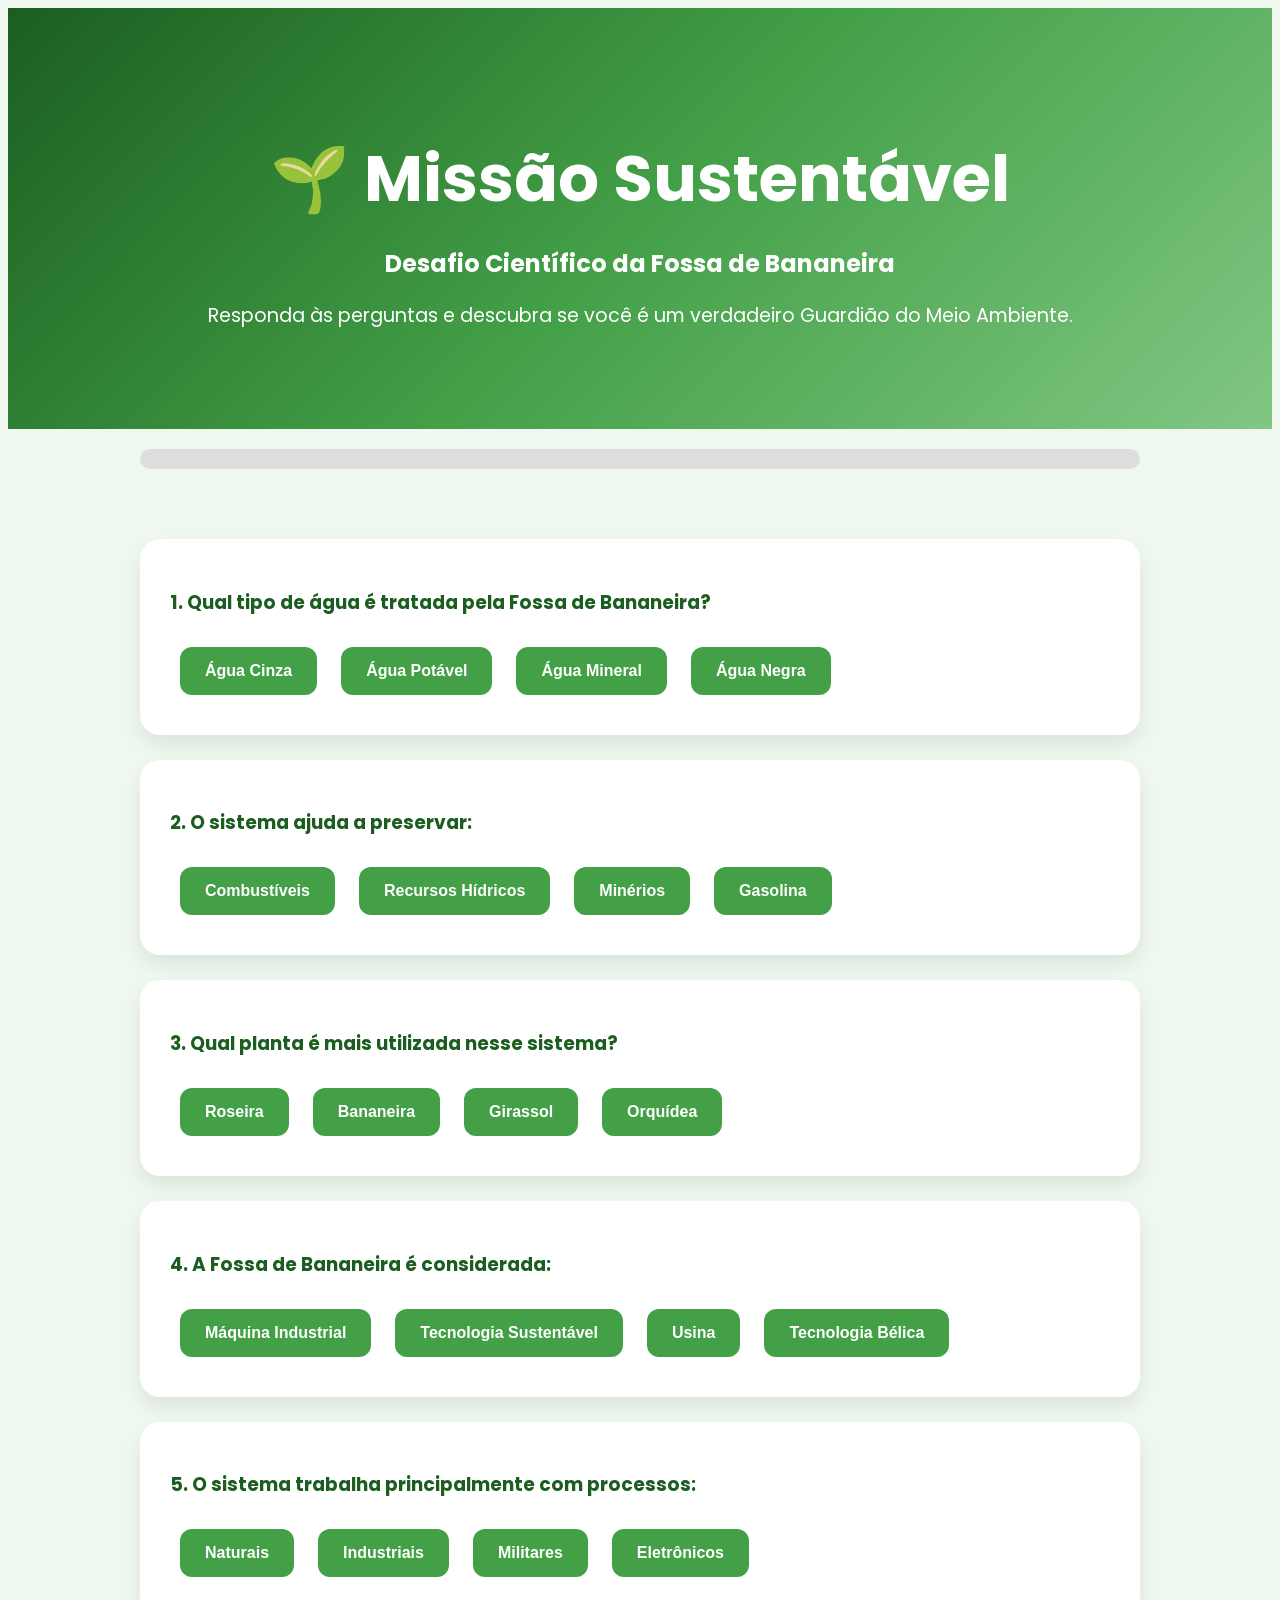
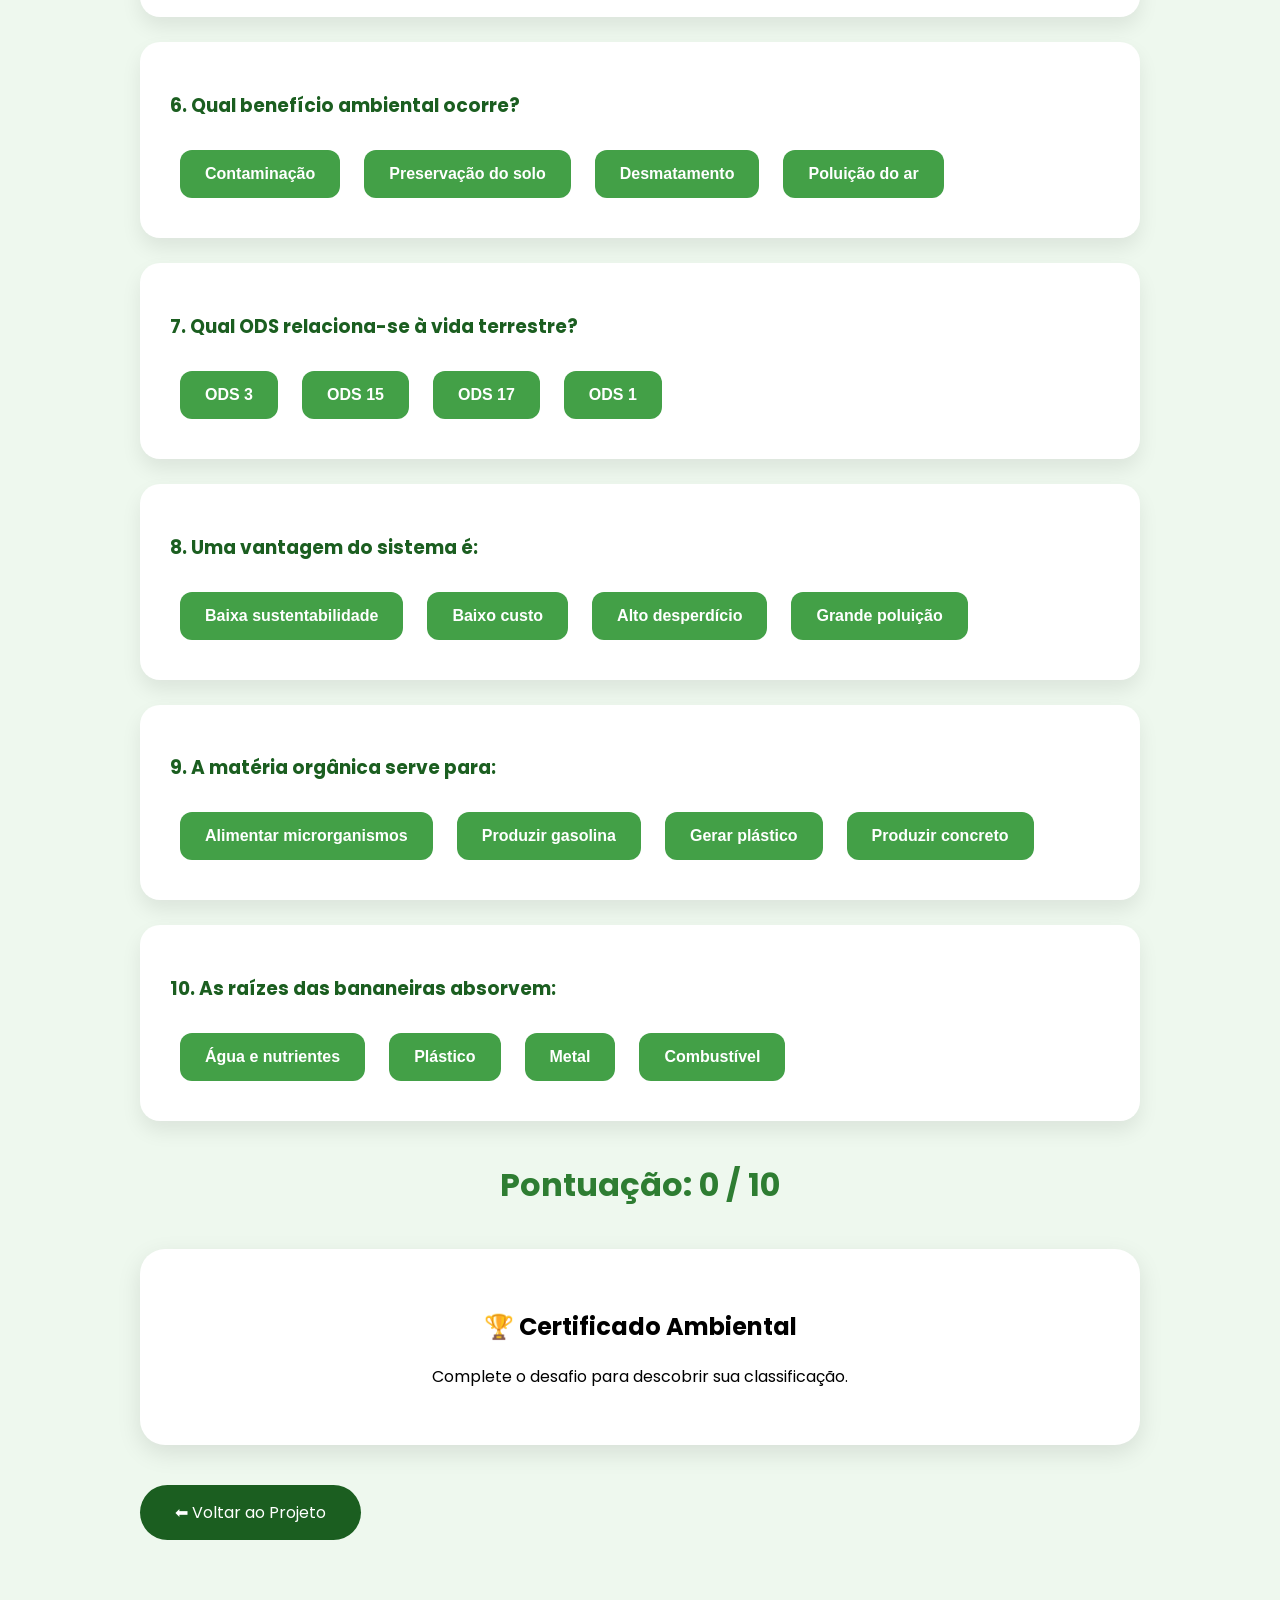
<file: quiz.html>
<!DOCTYPE html>
<html lang="pt-BR">

<head>

    <meta charset="UTF-8">
    <meta name="viewport" content="width=device-width, initial-scale=1.0">

    <title>Missão Sustentável - Fossa de Bananeira</title>

    <link rel="stylesheet" href="quiz.css">

    <link href="https://fonts.googleapis.com/css2?family=Poppins:wght@300;400;500;600;700;800&display=swap" rel="stylesheet">

</head>

<body>

    <div class="hero-quiz">

        <h1>🌱 Missão Sustentável</h1>

        <h2>Desafio Científico da Fossa de Bananeira</h2>

        <p>
            Responda às perguntas e descubra se você é um verdadeiro
            Guardião do Meio Ambiente.
        </p>

    </div>

    <div class="barra">

        <div class="progresso" id="progresso"></div>

    </div>

    <section class="quiz-container">

        <div id="quiz"></div>

        <h2 id="pontuacao">

            Pontuação: 0 / 10

        </h2>

        <h2 id="resultadoFinal"></h2>

        <div class="certificado">

            <h2>🏆 Certificado Ambiental</h2>

            <p id="certificadoTexto">

                Complete o desafio para descobrir sua classificação.

            </p>

        </div>

        <a href="index.html" class="voltar">

            ⬅ Voltar ao Projeto

        </a>

    </section>

    <script src="quiz.js"></script>

</body>
</html>
</file>
<file: quiz.css>
/* ==========================
   QUIZ PAGE
========================== */

body{
    background:#eef8ee;
    font-family:'Poppins',sans-serif;
}

/* HERO */

.hero-quiz{

    background:linear-gradient(
    135deg,
    #1b5e20,
    #43a047,
    #81c784);

    color:white;

    text-align:center;

    padding:80px 20px;

}

.hero-quiz h1{

    font-size:4rem;
    margin-bottom:15px;

}

.hero-quiz p{

    font-size:1.2rem;

}

/* QUIZ */

.quiz-container{

    max-width:1000px;

    margin:50px auto;

    padding:20px;

}

.pergunta{

    background:white;

    margin-bottom:25px;

    padding:30px;

    border-radius:20px;

    box-shadow:
    0 10px 20px rgba(0,0,0,.08);

}

.pergunta h3{

    color:#1b5e20;

    margin-bottom:20px;

}

/* BOTÕES */

.pergunta button{

    padding:15px 25px;

    margin:10px;

    border:none;

    border-radius:12px;

    background:#43a047;

    color:white;

    font-size:1rem;

    font-weight:600;

    cursor:pointer;

    transition:.3s;

}

.pergunta button:hover{

    background:#2e7d32;

    transform:scale(1.05);

}

/* PLACAR */

#pontuacao{

    text-align:center;

    font-size:2rem;

    color:#2e7d32;

    margin-top:40px;

}

#resultadoFinal{

    text-align:center;

    font-size:2.3rem;

    margin-top:30px;

    font-weight:bold;

    color:#1b5e20;

}

/* CERTIFICADO */

.certificado{

    background:white;

    padding:40px;

    margin-top:40px;

    border-radius:25px;

    text-align:center;

    box-shadow:
    0 8px 25px rgba(0,0,0,.1);

}

/* BOTÃO VOLTAR */

.voltar{

    display:inline-block;

    margin-top:40px;

    padding:15px 35px;

    background:#1b5e20;

    color:white;

    text-decoration:none;

    border-radius:30px;

}

.voltar:hover{

    background:#43a047;

}

/* BARRA DE PROGRESSO */

.barra{

    max-width:1000px;

    height:20px;

    margin:20px auto;

    background:#ddd;

    border-radius:20px;

    overflow:hidden;

}

.progresso{

    width:0%;

    height:100%;

    background:#43a047;

    transition:.5s;

}

/* RESPONSIVO */

@media(max-width:768px){

.hero-quiz h1{

    font-size:2.5rem;

}

.pergunta button{

    width:100%;

}

}
</file>
